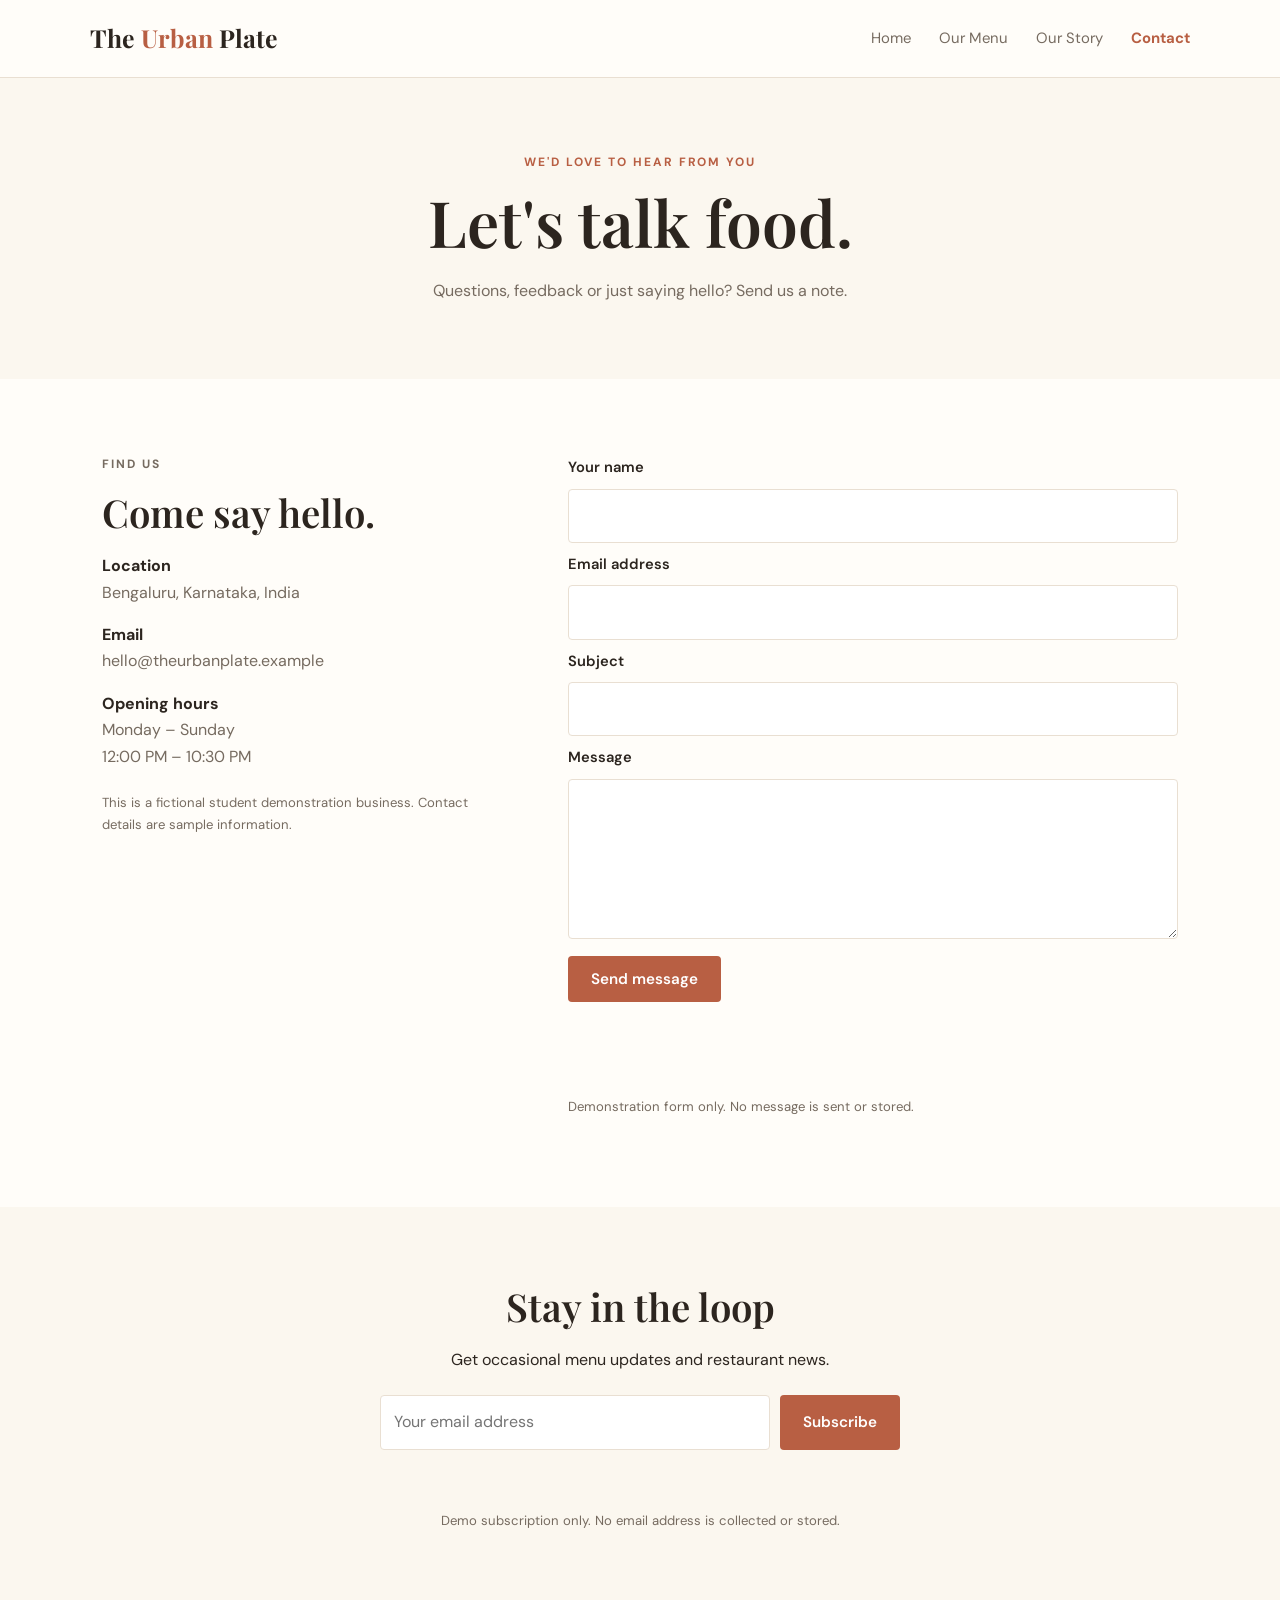
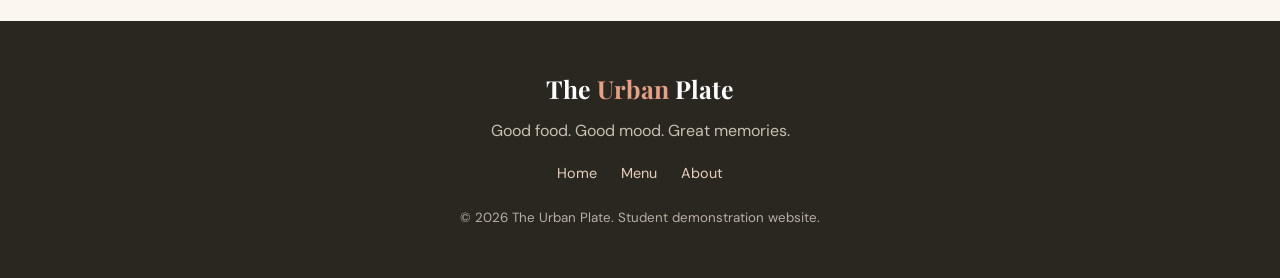
<file: contact.html>
<!DOCTYPE html>
<html lang="en">
<head>
  <meta charset="UTF-8"><meta name="viewport" content="width=device-width, initial-scale=1.0">
  <title>Contact | The Urban Plate</title><link rel="stylesheet" href="style.css">
  <!-- Replace G-59LNB7XRSY with your GA4 Measurement ID in all four HTML files -->
  <script async src="https://www.googletagmanager.com/gtag/js?id=G-59LNB7XRSY"></script>
  <script>window.dataLayer=window.dataLayer||[];function gtag(){dataLayer.push(arguments);}gtag('js',new Date());gtag('config','G-59LNB7XRSY');</script>
</head>
<body>
<header class="site-header"><a class="brand" href="index.html">The <span>Urban</span> Plate</a><nav aria-label="Main navigation"><a href="index.html">Home</a><a href="products.html">Our Menu</a><a href="about.html">Our Story</a><a class="active" href="contact.html">Contact</a></nav></header>
<main>
<section class="page-banner"><p class="eyebrow">WE'D LOVE TO HEAR FROM YOU</p><h1>Let's talk food.</h1><p>Questions, feedback or just saying hello? Send us a note.</p></section>
<section class="contact-layout section">
<div class="contact-info"><p class="eyebrow">FIND US</p><h2>Come say hello.</h2><p><strong>Location</strong><br>Bengaluru, Karnataka, India</p><p><strong>Email</strong><br>hello@theurbanplate.example</p><p><strong>Opening hours</strong><br>Monday – Sunday<br>12:00 PM – 10:30 PM</p><p class="note">This is a fictional student demonstration business. Contact details are sample information.</p></div>
<form id="contact-form" class="contact-form">
<label for="name">Your name</label><input id="name" name="name" type="text" required>
<label for="email">Email address</label><input id="email" name="email" type="email" required>
<label for="subject">Subject</label><input id="subject" name="subject" type="text" required>
<label for="message">Message</label><textarea id="message" name="message" rows="5" required></textarea>
<button class="button" type="submit">Send message</button>
<p id="form-message" class="form-message" aria-live="polite"></p>
<p class="note">Demonstration form only. No message is sent or stored.</p>
</form>
</section>
<section class="newsletter section soft"><h2>Stay in the loop</h2><p>Get occasional menu updates and restaurant news.</p><form id="newsletter-form" class="newsletter-form"><label class="sr-only" for="newsletter-email">Email address</label><input id="newsletter-email" type="email" placeholder="Your email address" required><button class="button" type="submit">Subscribe</button></form><p id="newsletter-message" class="form-message" aria-live="polite"></p><p class="note">Demo subscription only. No email address is collected or stored.</p></section>
</main>
<footer><a class="brand footer-brand" href="index.html">The <span>Urban</span> Plate</a><p>Good food. Good mood. Great memories.</p><div class="footer-links"><a href="index.html">Home</a><a href="products.html">Menu</a><a href="about.html">About</a></div><small>© 2026 The Urban Plate. Student demonstration website.</small></footer>
<script src="script.js"></script>
</body></html>
</file>
<file: style.css>
@import url('https://fonts.googleapis.com/css2?family=DM+Sans:wght@400;500;600;700&family=Playfair+Display:wght@500;600;700&display=swap');
:root{--cream:#fbf7ef;--paper:#fffdf9;--ink:#2c251f;--muted:#766b60;--rust:#b85f43;--rust-dark:#91452f;--sage:#dce2d2;--line:#e9dfd2}
*{box-sizing:border-box}html{scroll-behavior:smooth}body{margin:0;background:var(--paper);color:var(--ink);font-family:'DM Sans',Arial,sans-serif;line-height:1.65}a{color:inherit;text-decoration:none}.site-header{min-height:78px;padding:16px 7%;display:flex;align-items:center;justify-content:space-between;gap:24px;background:var(--paper);border-bottom:1px solid var(--line)}.brand{font-family:'Playfair Display',serif;font-size:1.55rem;font-weight:700;white-space:nowrap}.brand span{color:var(--rust)}nav{display:flex;gap:28px;flex-wrap:wrap}nav a{font-size:.93rem;color:var(--muted)}nav a:hover,nav a.active{color:var(--rust);font-weight:700}.hero{display:grid;grid-template-columns:1fr 1fr;min-height:520px;background:var(--cream)}.hero-copy{padding:80px 10% 80px 14%;align-self:center}.eyebrow{font-size:.75rem;letter-spacing:.16em;font-weight:700;color:var(--rust);margin:0 0 14px}.hero h1,.page-banner h1{font:600 clamp(2.8rem,5vw,5rem)/1.08 'Playfair Display',serif;margin:0 0 22px}.hero h1 em{color:var(--rust);font-style:normal}.hero-copy>p:not(.eyebrow){max-width:470px;color:var(--muted);margin-bottom:30px}.hero-photo{background:url('https://images.unsplash.com/photo-1414235077428-338989a2e8c0?w=1400') center/cover;min-height:420px}.button{display:inline-block;border:0;border-radius:4px;background:var(--rust);color:white;padding:13px 23px;font:600 .95rem 'DM Sans',sans-serif;cursor:pointer;transition:.2s}.button:hover{background:var(--rust-dark);transform:translateY(-2px)}.section{padding:76px 8%}.intro{text-align:center;max-width:900px;margin:auto}.intro h2,.section h2,.contact-info h2{font:600 clamp(2rem,3vw,3rem)/1.2 'Playfair Display',serif;margin:0 0 18px}.intro>p:last-child{max-width:720px;margin:0 auto;color:var(--muted)}.soft{background:var(--cream)}.section-heading{display:flex;justify-content:space-between;align-items:end;gap:20px;margin-bottom:28px}.section-heading h2{margin:0}.text-link{color:var(--rust);font-weight:700}.cards{display:grid;grid-template-columns:repeat(3,1fr);gap:24px}.food-card{background:white;border:1px solid var(--line);border-radius:8px;overflow:hidden;box-shadow:0 8px 24px #34271a0a}.food-card img{width:100%;height:220px;object-fit:cover;display:block}.card-copy{padding:20px}.card-copy h3{font:600 1.3rem 'Playfair Display',serif;margin:0 0 7px}.card-copy p{color:var(--muted);margin:0 0 12px;font-size:.93rem}.card-copy strong{color:var(--rust);font-size:1.08rem}.cta{text-align:center;background:#354235;color:white}.cta .eyebrow{color:#e9b49f}.cta h2{margin-bottom:25px}.button-light{background:var(--cream);color:var(--ink)}footer{padding:48px 8%;background:#292720;color:#f9f2e8;text-align:center}footer p{color:#c9bfb2;margin:8px}.footer-brand{display:inline-block;color:white}.footer-brand span{color:#e6a087}.footer-links{display:flex;justify-content:center;gap:24px;margin:18px}.footer-links a{color:#e6cfc1;font-size:.9rem}footer small{color:#b9afa4}.page-banner{text-align:center;padding:75px 20px;background:var(--cream)}.page-banner h1{font-size:clamp(2.6rem,5vw,4.3rem)}.page-banner>p:last-child{color:var(--muted);margin:0}.filter-row{display:flex;justify-content:center;gap:10px;flex-wrap:wrap;margin-bottom:32px}.filter,.small-button{border:1px solid var(--rust);border-radius:30px;padding:8px 17px;background:transparent;color:var(--rust);cursor:pointer;font:600 .9rem 'DM Sans',sans-serif}.filter.active,.filter:hover{background:var(--rust);color:white}.small-button{margin-top:15px;border-radius:4px;padding:8px 13px}.menu-grid{align-items:stretch}.note{font-size:.82rem;color:var(--muted);margin-top:22px}.story{display:grid;grid-template-columns:1fr 1fr;align-items:center;gap:50px}.story p:not(.eyebrow){color:var(--muted)}.story img{width:100%;height:390px;object-fit:cover;border-radius:8px}.values{display:grid;grid-template-columns:repeat(3,1fr);gap:28px}.values article{padding:25px;background:white;border:1px solid var(--line);border-radius:8px}.values h2{font-size:1.7rem}.values article p:last-child{color:var(--muted)}.contact-layout{display:grid;grid-template-columns:.8fr 1.2fr;gap:60px}.contact-info p{color:var(--muted)}.contact-info strong{color:var(--ink)}.contact-form{display:grid;gap:9px}.contact-form label{font-weight:600;font-size:.92rem}.contact-form input,.contact-form textarea,.newsletter-form input{width:100%;padding:13px;border:1px solid var(--line);border-radius:4px;font:inherit;background:white}.contact-form textarea{resize:vertical}.contact-form .button{justify-self:start;margin-top:8px}.form-message{color:var(--rust-dark);font-weight:600;min-height:1.4em}.newsletter{text-align:center}.newsletter-form{display:flex;max-width:520px;margin:22px auto 0;gap:10px}.newsletter-form input{flex:1}.sr-only{position:absolute;width:1px;height:1px;padding:0;margin:-1px;overflow:hidden;clip:rect(0,0,0,0);white-space:nowrap;border:0}
@media(max-width:800px){.site-header{flex-direction:column;padding:18px 5%}nav{justify-content:center;gap:16px}.hero{grid-template-columns:1fr}.hero-copy{padding:65px 8%}.hero-photo{min-height:300px}.cards{grid-template-columns:repeat(2,1fr)}.story,.contact-layout{grid-template-columns:1fr}.values{grid-template-columns:1fr}.section{padding:58px 6%}}
@media(max-width:520px){.cards{grid-template-columns:1fr}.section-heading{align-items:start;flex-direction:column}.newsletter-form{flex-direction:column}.hero h1{font-size:3rem}nav{gap:12px}nav a{font-size:.85rem}}
</file>
